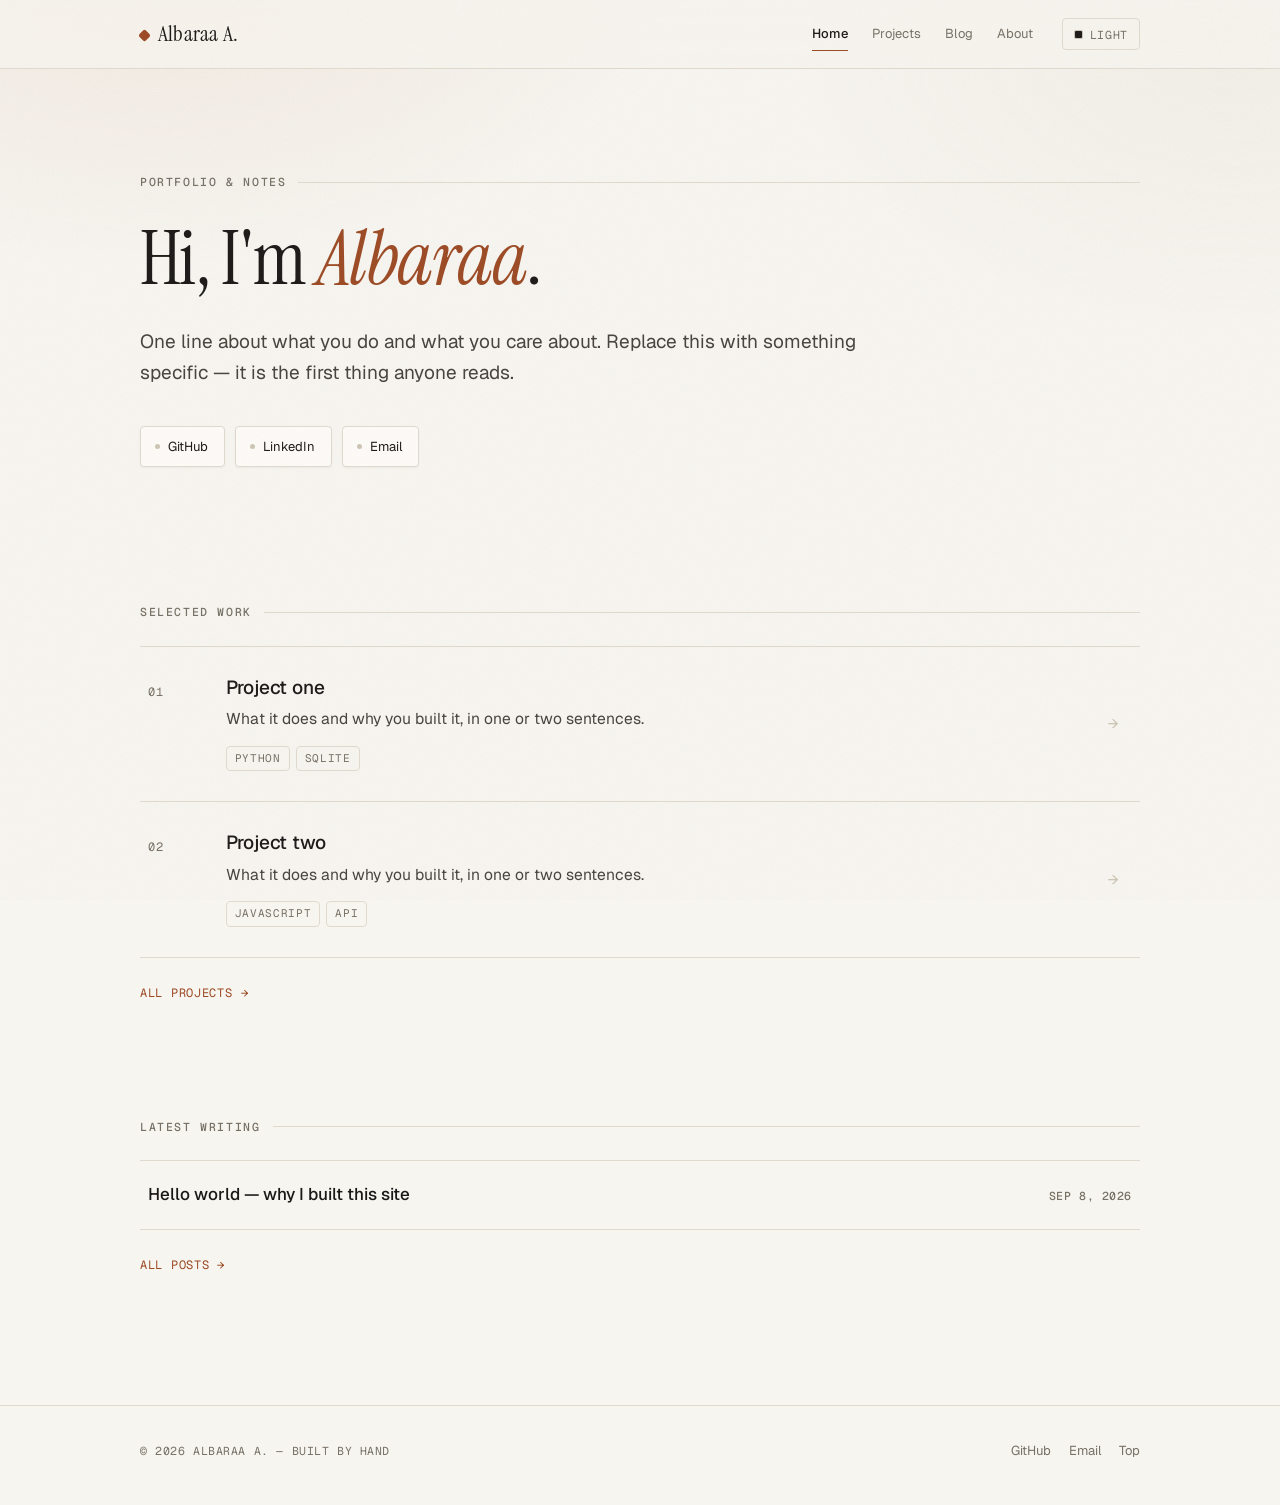
<file: index.html>
<!doctype html>
<html lang="en">
<head>
  <meta charset="utf-8">
  <meta name="viewport" content="width=device-width, initial-scale=1">

  <title>Albaraa A. — portfolio and notes</title>
  <meta name="description" content="Personal site of Albaraa A. — selected projects and writing about building things on the web.">
  <meta name="author" content="Albaraa A.">
  <meta name="theme-color" content="#f7f5f0" media="(prefers-color-scheme: light)">
  <meta name="theme-color" content="#14120f" media="(prefers-color-scheme: dark)">

  <meta property="og:type" content="website">
  <meta property="og:title" content="Albaraa A. — portfolio and notes">
  <meta property="og:description" content="Selected projects and writing about building things on the web.">
  <meta name="twitter:card" content="summary">

  <link rel="icon" href="assets/favicon.svg" type="image/svg+xml">
  <link rel="preconnect" href="https://fonts.gstatic.com" crossorigin>
  <link rel="stylesheet" href="css/style.css">

  <script>
    /* Set the theme before first paint so dark mode never flashes. */
    (function () {
      var r = document.documentElement;
      r.classList.add("js");
      try {
        var t = localStorage.getItem("theme");
        if (t === "dark" || t === "light") r.setAttribute("data-theme", t);
      } catch (e) { /* private mode */ }
    })();
  </script>
</head>
<body>

  <a class="skip" href="#main">Skip to content</a>

  <header class="site-header">
    <div class="wrap">
      <a class="brand" href="index.html">Albaraa A.</a>
      <nav class="nav" aria-label="Primary">
        <a href="index.html" class="active" aria-current="page">Home</a>
        <a href="projects.html">Projects</a>
        <a href="blog/index.html">Blog</a>
        <a href="about.html">About</a>
      </nav>
      <button id="theme-toggle" type="button" aria-label="Switch theme">
        <span class="swatch" aria-hidden="true"></span><span class="label">light</span>
      </button>
    </div>
  </header>

  <main id="main" class="wrap">

    <section class="hero reveal">
      <p class="eyebrow">Portfolio &amp; notes</p>
      <h1>Hi, I'm <em>Albaraa</em>.</h1>
      <p class="lead">
        One line about what you do and what you care about. Replace this with
        something specific — it is the first thing anyone reads.
      </p>
      <div class="links">
        <a href="https://github.com/encepti0n">GitHub</a>
        <a href="https://linkedin.com/in/encepti0n">LinkedIn</a>
        <a href="mailto:baraalamri@gmail.com">Email</a>
      </div>
    </section>

    <section class="section reveal" aria-labelledby="work-heading">
      <p class="eyebrow" id="work-heading">Selected work</p>

      <ul class="index">
        <li>
          <a class="row" href="projects.html">
            <span class="num">01</span>
            <span>
              <h3>Project one</h3>
              <p>What it does and why you built it, in one or two sentences.</p>
              <span class="tags">
                <span class="tag">Python</span>
                <span class="tag">SQLite</span>
              </span>
            </span>
            <span class="arrow" aria-hidden="true">&#8594;</span>
          </a>
        </li>
        <li>
          <a class="row" href="projects.html">
            <span class="num">02</span>
            <span>
              <h3>Project two</h3>
              <p>What it does and why you built it, in one or two sentences.</p>
              <span class="tags">
                <span class="tag">JavaScript</span>
                <span class="tag">API</span>
              </span>
            </span>
            <span class="arrow" aria-hidden="true">&#8594;</span>
          </a>
        </li>
      </ul>

      <a class="more" href="projects.html">All projects <span aria-hidden="true">&#8594;</span></a>
    </section>

    <section class="section reveal" aria-labelledby="writing-heading">
      <p class="eyebrow" id="writing-heading">Latest writing</p>
      <ul class="post-list" id="recent-posts"></ul>
      <a class="more" href="blog/index.html">All posts <span aria-hidden="true">&#8594;</span></a>
    </section>

  </main>

  <footer class="site-footer">
    <div class="wrap">
      <span class="colophon">&copy; <span data-year>2026</span> Albaraa A. — built by hand</span>
      <nav aria-label="Footer">
        <a href="https://github.com/encepti0n">GitHub</a>
        <a href="mailto:baraalamri@gmail.com">Email</a>
        <a href="#main">Top</a>
      </nav>
    </div>
  </footer>

  <script src="js/posts.js"></script>
  <script src="js/main.js"></script>
  <script>
    renderPosts("recent-posts", "blog/posts/", 3, false);
    revealOnScroll();
  </script>
</body>
</html>
</file>
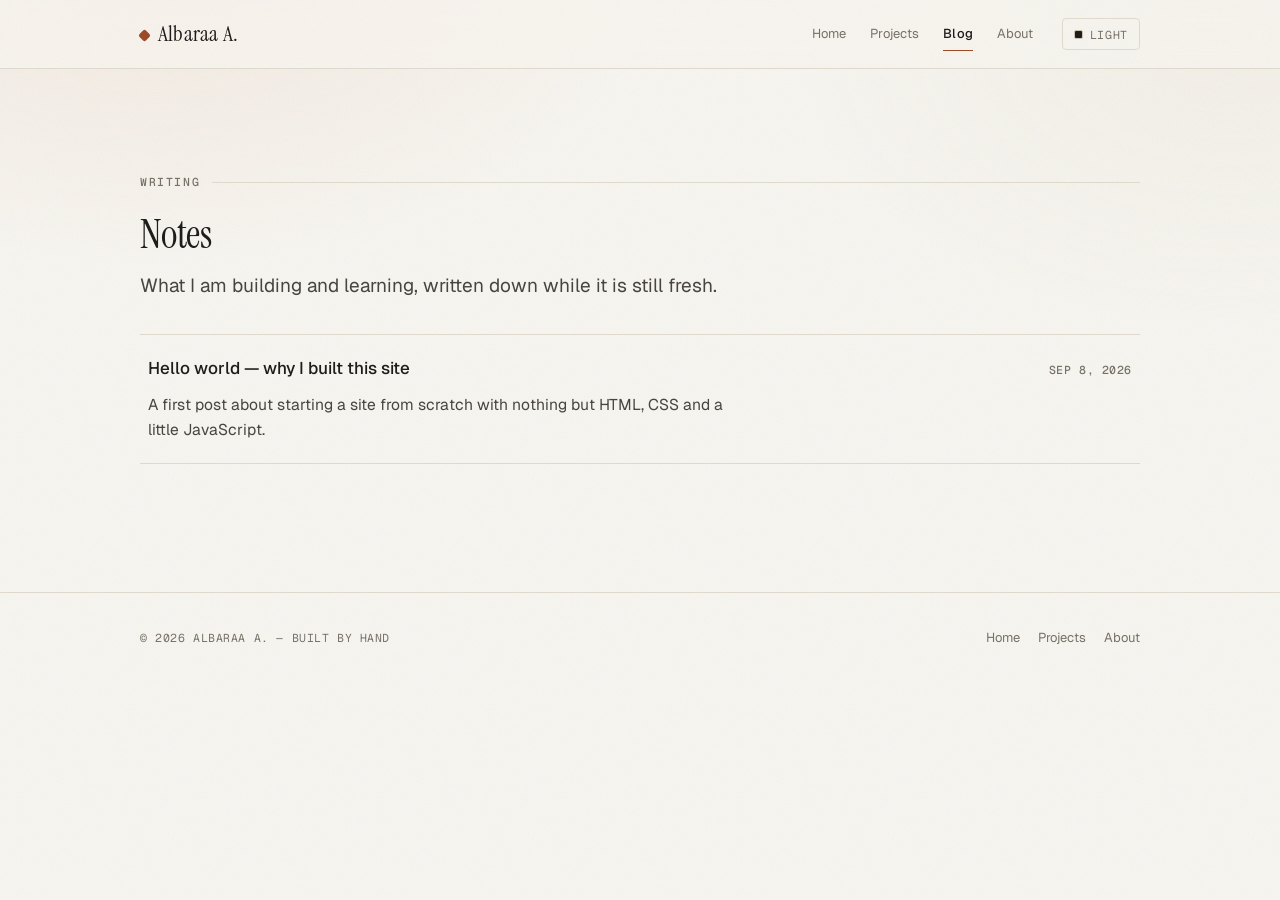
<file: blog/index.html>
<!doctype html>
<html lang="en">
<head>
  <meta charset="utf-8">
  <meta name="viewport" content="width=device-width, initial-scale=1">

  <title>Blog — Albaraa A.</title>
  <meta name="description" content="Notes from Albaraa A. on what he is building and learning.">
  <meta name="theme-color" content="#f7f5f0" media="(prefers-color-scheme: light)">
  <meta name="theme-color" content="#14120f" media="(prefers-color-scheme: dark)">

  <meta property="og:type" content="website">
  <meta property="og:title" content="Blog — Albaraa A.">
  <meta property="og:description" content="Notes on what I am building and learning.">
  <meta name="twitter:card" content="summary">

  <link rel="icon" href="../assets/favicon.svg" type="image/svg+xml">
  <link rel="preconnect" href="https://fonts.gstatic.com" crossorigin>
  <link rel="stylesheet" href="../css/style.css">

  <script>
    (function () {
      var r = document.documentElement;
      r.classList.add("js");
      try {
        var t = localStorage.getItem("theme");
        if (t === "dark" || t === "light") r.setAttribute("data-theme", t);
      } catch (e) { /* private mode */ }
    })();
  </script>
</head>
<body>

  <a class="skip" href="#main">Skip to content</a>

  <header class="site-header">
    <div class="wrap">
      <a class="brand" href="../index.html">Albaraa A.</a>
      <nav class="nav" aria-label="Primary">
        <a href="../index.html">Home</a>
        <a href="../projects.html">Projects</a>
        <a href="index.html" class="active" aria-current="page">Blog</a>
        <a href="../about.html">About</a>
      </nav>
      <button id="theme-toggle" type="button" aria-label="Switch theme">
        <span class="swatch" aria-hidden="true"></span><span class="label">light</span>
      </button>
    </div>
  </header>

  <main id="main" class="wrap">

    <div class="reveal">
      <p class="eyebrow">Writing</p>
      <h1>Notes</h1>
      <p class="lead">
        What I am building and learning, written down while it is still fresh.
      </p>
    </div>

    <ul class="post-list reveal" id="all-posts"></ul>

  </main>

  <footer class="site-footer">
    <div class="wrap">
      <span class="colophon">&copy; <span data-year>2026</span> Albaraa A. — built by hand</span>
      <nav aria-label="Footer">
        <a href="../index.html">Home</a>
        <a href="../projects.html">Projects</a>
        <a href="../about.html">About</a>
      </nav>
    </div>
  </footer>

  <script src="../js/posts.js"></script>
  <script src="../js/main.js"></script>
  <script>
    renderPosts("all-posts", "posts/", null, true);
    revealOnScroll();
  </script>
</body>
</html>
</file>
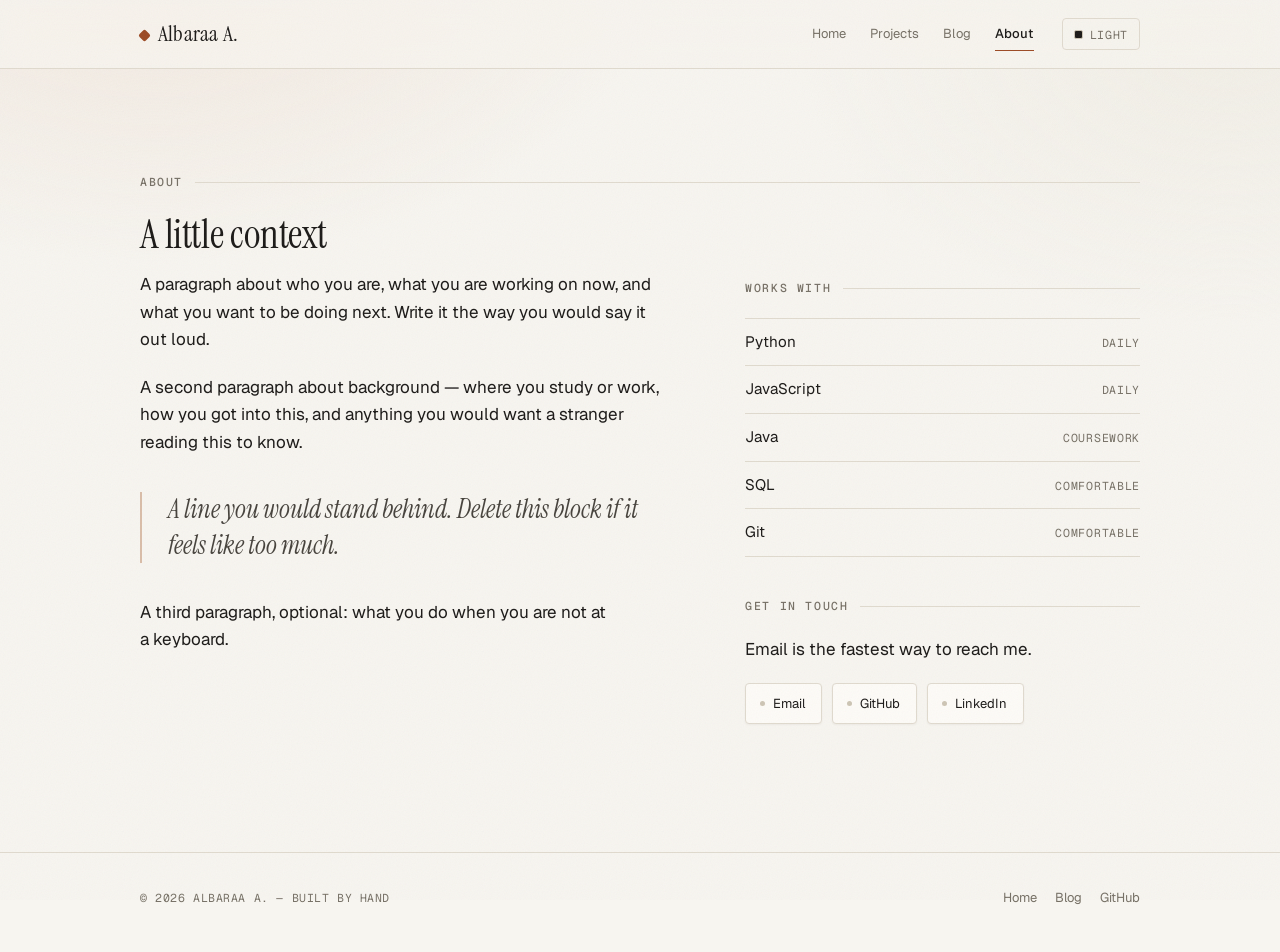
<file: about.html>
<!doctype html>
<html lang="en">
<head>
  <meta charset="utf-8">
  <meta name="viewport" content="width=device-width, initial-scale=1">

  <title>About — Albaraa A.</title>
  <meta name="description" content="Who Albaraa A. is, what he is working on, and how to get in touch.">
  <meta name="theme-color" content="#f7f5f0" media="(prefers-color-scheme: light)">
  <meta name="theme-color" content="#14120f" media="(prefers-color-scheme: dark)">

  <meta property="og:type" content="profile">
  <meta property="og:title" content="About — Albaraa A.">
  <meta property="og:description" content="Who I am, what I am working on, and how to reach me.">
  <meta name="twitter:card" content="summary">

  <link rel="icon" href="assets/favicon.svg" type="image/svg+xml">
  <link rel="preconnect" href="https://fonts.gstatic.com" crossorigin>
  <link rel="stylesheet" href="css/style.css">

  <script>
    (function () {
      var r = document.documentElement;
      r.classList.add("js");
      try {
        var t = localStorage.getItem("theme");
        if (t === "dark" || t === "light") r.setAttribute("data-theme", t);
      } catch (e) { /* private mode */ }
    })();
  </script>
</head>
<body>

  <a class="skip" href="#main">Skip to content</a>

  <header class="site-header">
    <div class="wrap">
      <a class="brand" href="index.html">Albaraa A.</a>
      <nav class="nav" aria-label="Primary">
        <a href="index.html">Home</a>
        <a href="projects.html">Projects</a>
        <a href="blog/index.html">Blog</a>
        <a href="about.html" class="active" aria-current="page">About</a>
      </nav>
      <button id="theme-toggle" type="button" aria-label="Switch theme">
        <span class="swatch" aria-hidden="true"></span><span class="label">light</span>
      </button>
    </div>
  </header>

  <main id="main" class="wrap">

    <div class="reveal">
      <p class="eyebrow">About</p>
      <h1>A little context</h1>
    </div>

    <div class="about-grid reveal">

      <article class="prose">
        <p>
          A paragraph about who you are, what you are working on now, and what
          you want to be doing next. Write it the way you would say it out loud.
        </p>

        <p>
          A second paragraph about background — where you study or work, how you
          got into this, and anything you would want a stranger reading this to
          know.
        </p>

        <blockquote>
          A line you would stand behind. Delete this block if it feels like too
          much.
        </blockquote>

        <p>
          A third paragraph, optional: what you do when you are not at a
          keyboard.
        </p>
      </article>

      <aside class="side">
        <p class="eyebrow">Works with</p>
        <div class="stack">
          <div><span class="k">Python</span><span class="v">Daily</span></div>
          <div><span class="k">JavaScript</span><span class="v">Daily</span></div>
          <div><span class="k">Java</span><span class="v">Coursework</span></div>
          <div><span class="k">SQL</span><span class="v">Comfortable</span></div>
          <div><span class="k">Git</span><span class="v">Comfortable</span></div>
        </div>

        <p class="eyebrow">Get in touch</p>
        <p>Email is the fastest way to reach me.</p>
        <div class="links">
          <a href="mailto:baraalamri@gmail.com">Email</a>
          <a href="https://github.com/encepti0n">GitHub</a>
          <a href="https://linkedin.com/in/encepti0n">LinkedIn</a>
        </div>
      </aside>

    </div>

  </main>

  <footer class="site-footer">
    <div class="wrap">
      <span class="colophon">&copy; <span data-year>2026</span> Albaraa A. — built by hand</span>
      <nav aria-label="Footer">
        <a href="index.html">Home</a>
        <a href="blog/index.html">Blog</a>
        <a href="https://github.com/encepti0n">GitHub</a>
      </nav>
    </div>
  </footer>

  <script src="js/main.js"></script>
  <script>revealOnScroll();</script>
</body>
</html>
</file>
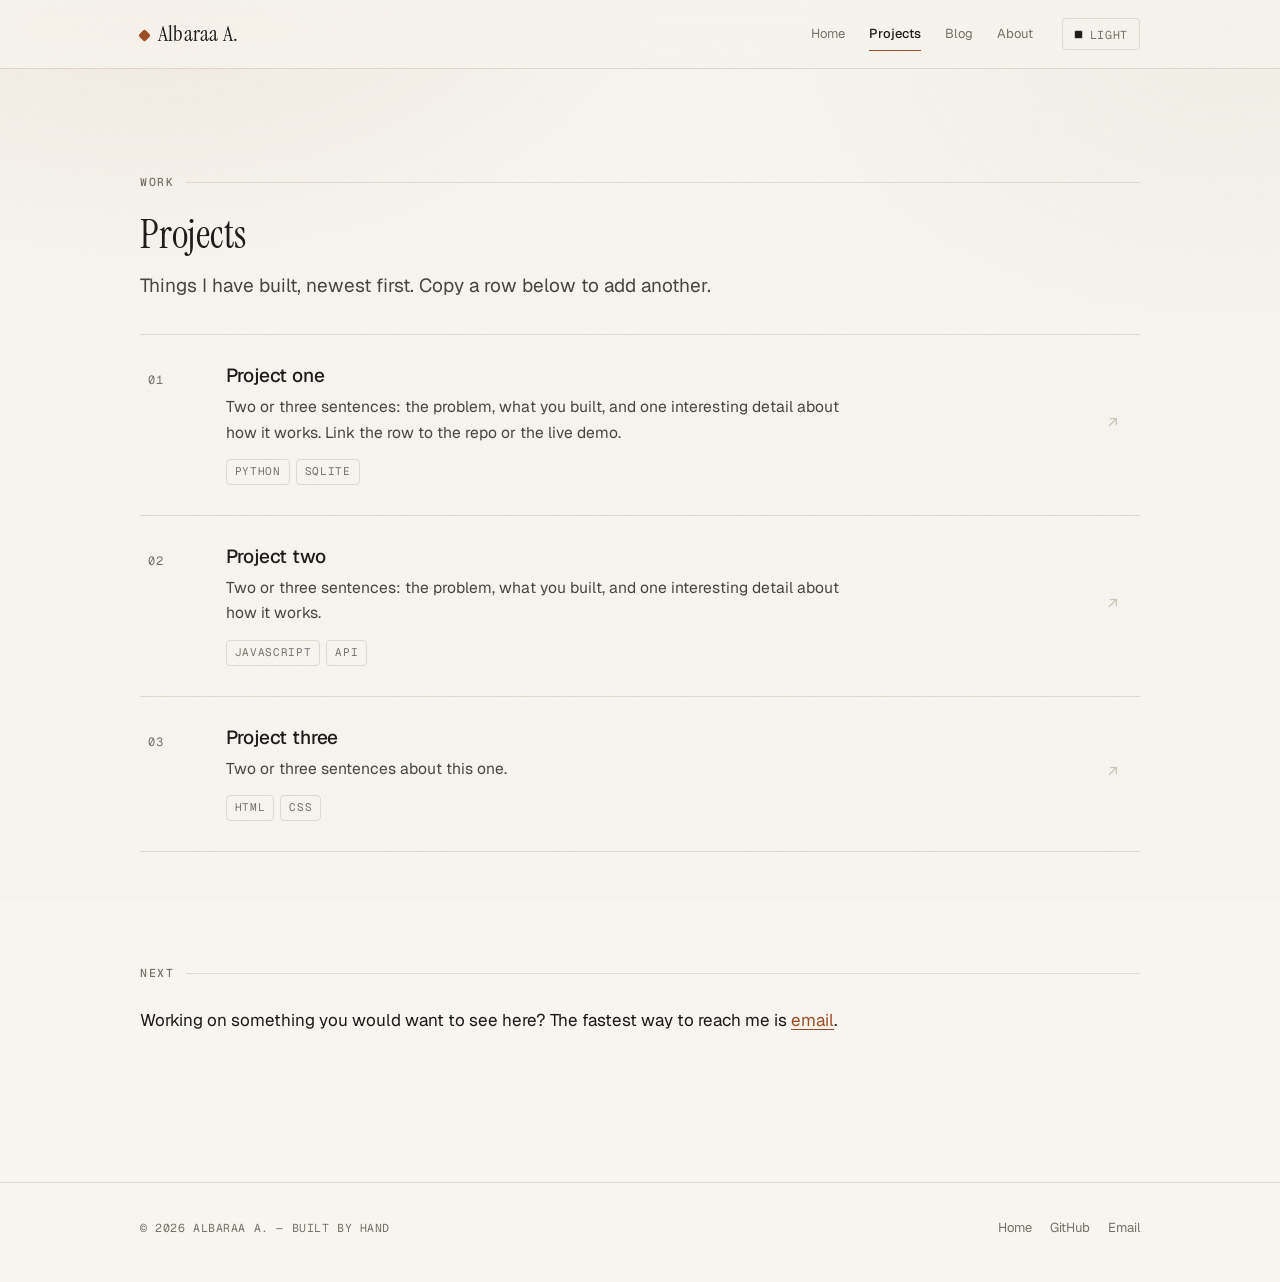
<file: projects.html>
<!doctype html>
<html lang="en">
<head>
  <meta charset="utf-8">
  <meta name="viewport" content="width=device-width, initial-scale=1">

  <title>Projects — Albaraa A.</title>
  <meta name="description" content="Things Albaraa A. has built, with the problem each one solves and how it works.">
  <meta name="theme-color" content="#f7f5f0" media="(prefers-color-scheme: light)">
  <meta name="theme-color" content="#14120f" media="(prefers-color-scheme: dark)">

  <meta property="og:type" content="website">
  <meta property="og:title" content="Projects — Albaraa A.">
  <meta property="og:description" content="Things Albaraa A. has built.">
  <meta name="twitter:card" content="summary">

  <link rel="icon" href="assets/favicon.svg" type="image/svg+xml">
  <link rel="preconnect" href="https://fonts.gstatic.com" crossorigin>
  <link rel="stylesheet" href="css/style.css">

  <script>
    (function () {
      var r = document.documentElement;
      r.classList.add("js");
      try {
        var t = localStorage.getItem("theme");
        if (t === "dark" || t === "light") r.setAttribute("data-theme", t);
      } catch (e) { /* private mode */ }
    })();
  </script>
</head>
<body>

  <a class="skip" href="#main">Skip to content</a>

  <header class="site-header">
    <div class="wrap">
      <a class="brand" href="index.html">Albaraa A.</a>
      <nav class="nav" aria-label="Primary">
        <a href="index.html">Home</a>
        <a href="projects.html" class="active" aria-current="page">Projects</a>
        <a href="blog/index.html">Blog</a>
        <a href="about.html">About</a>
      </nav>
      <button id="theme-toggle" type="button" aria-label="Switch theme">
        <span class="swatch" aria-hidden="true"></span><span class="label">light</span>
      </button>
    </div>
  </header>

  <main id="main" class="wrap">

    <div class="reveal">
      <p class="eyebrow">Work</p>
      <h1>Projects</h1>
      <p class="lead">
        Things I have built, newest first. Copy a row below to add another.
      </p>
    </div>

    <ul class="index reveal">

      <li>
        <a class="row" href="https://github.com/encepti0n/project-one">
          <span class="num">01</span>
          <span>
            <h3>Project one</h3>
            <p>
              Two or three sentences: the problem, what you built, and one
              interesting detail about how it works. Link the row to the repo
              or the live demo.
            </p>
            <span class="tags">
              <span class="tag">Python</span>
              <span class="tag">SQLite</span>
            </span>
          </span>
          <span class="arrow" aria-hidden="true">&#8599;</span>
        </a>
      </li>

      <li>
        <a class="row" href="https://github.com/encepti0n/project-two">
          <span class="num">02</span>
          <span>
            <h3>Project two</h3>
            <p>
              Two or three sentences: the problem, what you built, and one
              interesting detail about how it works.
            </p>
            <span class="tags">
              <span class="tag">JavaScript</span>
              <span class="tag">API</span>
            </span>
          </span>
          <span class="arrow" aria-hidden="true">&#8599;</span>
        </a>
      </li>

      <li>
        <a class="row" href="https://github.com/encepti0n/project-three">
          <span class="num">03</span>
          <span>
            <h3>Project three</h3>
            <p>Two or three sentences about this one.</p>
            <span class="tags">
              <span class="tag">HTML</span>
              <span class="tag">CSS</span>
            </span>
          </span>
          <span class="arrow" aria-hidden="true">&#8599;</span>
        </a>
      </li>

    </ul>

    <div class="section reveal">
      <p class="eyebrow">Next</p>
      <p>
        Working on something you would want to see here? The fastest way to
        reach me is <a href="mailto:baraalamri@gmail.com">email</a>.
      </p>
    </div>

  </main>

  <footer class="site-footer">
    <div class="wrap">
      <span class="colophon">&copy; <span data-year>2026</span> Albaraa A. — built by hand</span>
      <nav aria-label="Footer">
        <a href="index.html">Home</a>
        <a href="https://github.com/encepti0n">GitHub</a>
        <a href="mailto:baraalamri@gmail.com">Email</a>
      </nav>
    </div>
  </footer>

  <script src="js/main.js"></script>
  <script>revealOnScroll();</script>
</body>
</html>
</file>
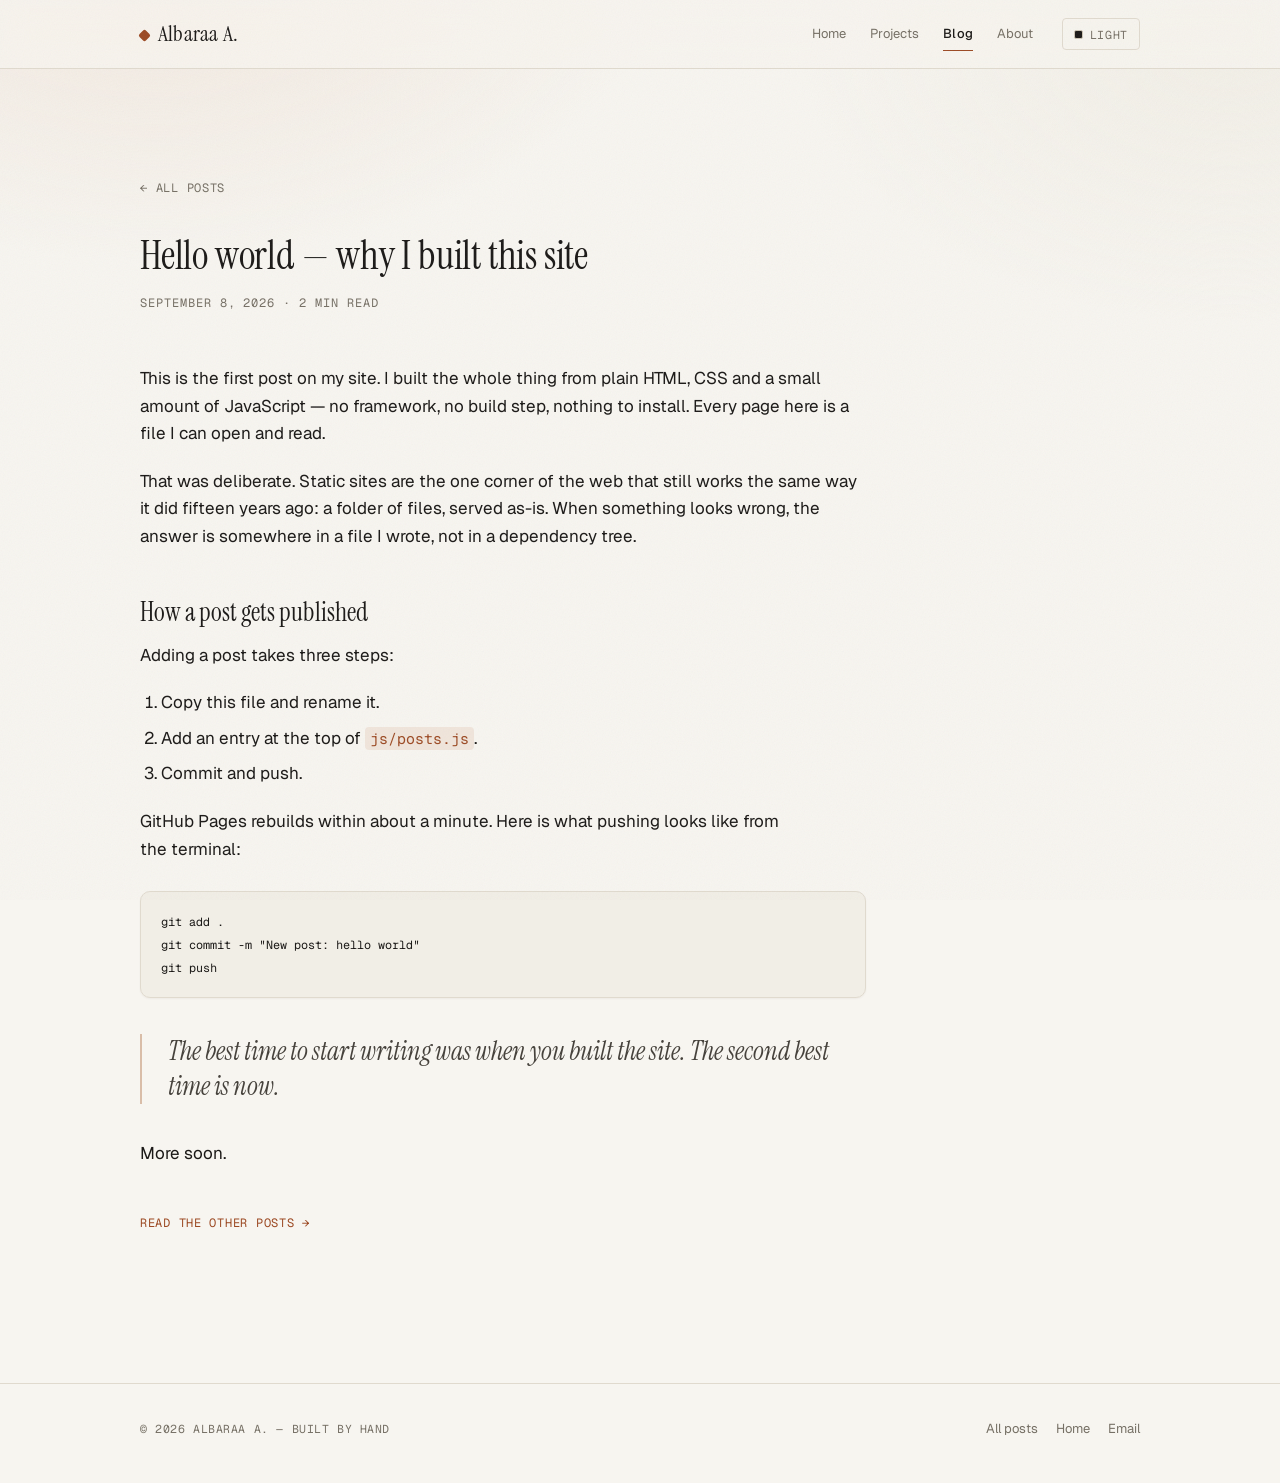
<file: blog/posts/hello-world.html>
<!doctype html>
<html lang="en">
<head>
  <meta charset="utf-8">
  <meta name="viewport" content="width=device-width, initial-scale=1">

  <!-- 1. Change the title and description here -->
  <title>Hello world — Albaraa A.</title>
  <meta name="description" content="A first post about starting a site from scratch with nothing but HTML, CSS and a little JavaScript.">
  <meta name="theme-color" content="#f7f5f0" media="(prefers-color-scheme: light)">
  <meta name="theme-color" content="#14120f" media="(prefers-color-scheme: dark)">

  <meta property="og:type" content="article">
  <meta property="og:title" content="Hello world — why I built this site">
  <meta property="og:description" content="Starting a site from scratch with nothing but HTML, CSS and a little JavaScript.">
  <meta name="twitter:card" content="summary">

  <link rel="icon" href="../../assets/favicon.svg" type="image/svg+xml">
  <link rel="preconnect" href="https://fonts.gstatic.com" crossorigin>
  <link rel="stylesheet" href="../../css/style.css">

  <script>
    (function () {
      var r = document.documentElement;
      r.classList.add("js");
      try {
        var t = localStorage.getItem("theme");
        if (t === "dark" || t === "light") r.setAttribute("data-theme", t);
      } catch (e) { /* private mode */ }
    })();
  </script>
</head>
<body>

  <a class="skip" href="#main">Skip to content</a>

  <header class="site-header">
    <div class="wrap">
      <a class="brand" href="../../index.html">Albaraa A.</a>
      <nav class="nav" aria-label="Primary">
        <a href="../../index.html">Home</a>
        <a href="../../projects.html">Projects</a>
        <a href="../index.html" class="active" aria-current="page">Blog</a>
        <a href="../../about.html">About</a>
      </nav>
      <button id="theme-toggle" type="button" aria-label="Switch theme">
        <span class="swatch" aria-hidden="true"></span><span class="label">light</span>
      </button>
    </div>
  </header>

  <main id="main" class="wrap">

    <a class="back" href="../index.html"><span aria-hidden="true">&#8592;</span> All posts</a>

    <article>
      <!-- 2. Change the heading and date -->
      <header class="article-head">
        <h1>Hello world — why I built this site</h1>
        <p class="post-meta"><time datetime="2026-09-08">September 8, 2026</time> &middot; 2 min read</p>
      </header>

      <!-- 3. Write the post below. Plain paragraphs are enough. -->
      <p>
        This is the first post on my site. I built the whole thing from plain
        HTML, CSS and a small amount of JavaScript — no framework, no build step,
        nothing to install. Every page here is a file I can open and read.
      </p>

      <p>
        That was deliberate. Static sites are the one corner of the web that still
        works the same way it did fifteen years ago: a folder of files, served
        as-is. When something looks wrong, the answer is somewhere in a file I
        wrote, not in a dependency tree.
      </p>

      <h2>How a post gets published</h2>

      <p>Adding a post takes three steps:</p>

      <ol>
        <li>Copy this file and rename it.</li>
        <li>Add an entry at the top of <code>js/posts.js</code>.</li>
        <li>Commit and push.</li>
      </ol>

      <p>
        GitHub Pages rebuilds within about a minute. Here is what pushing looks
        like from the terminal:
      </p>

      <pre><code>git add .
git commit -m "New post: hello world"
git push</code></pre>

      <blockquote>
        The best time to start writing was when you built the site. The second
        best time is now.
      </blockquote>

      <p>
        More soon.
      </p>
    </article>

    <p><a class="more" href="../index.html">Read the other posts <span aria-hidden="true">&#8594;</span></a></p>

  </main>

  <footer class="site-footer">
    <div class="wrap">
      <span class="colophon">&copy; <span data-year>2026</span> Albaraa A. — built by hand</span>
      <nav aria-label="Footer">
        <a href="../index.html">All posts</a>
        <a href="../../index.html">Home</a>
        <a href="mailto:baraalamri@gmail.com">Email</a>
      </nav>
    </div>
  </footer>

  <script src="../../js/main.js"></script>
</body>
</html>
</file>
<file: css/style.css>
/* =========================================================
   Albaraa A. — one stylesheet for the whole site.

   Direction: editorial-technical. Warm paper and ink, one
   clay accent, serif display type over a grotesk body, and
   monospace for anything that is data (dates, tags, labels).

   Change the tokens in :root and every page follows.
   ========================================================= */

@import url("https://fonts.googleapis.com/css2?family=Geist:wght@300..700&family=Geist+Mono:wght@400;500&family=Instrument+Serif:ital@0;1&display=swap");

/* ---------------------------------------------------------
   1. Tokens
   --------------------------------------------------------- */

:root {
  /* Surfaces — warm paper, never pure white */
  --bg:          #f7f5f0;
  --bg-sunk:     #f1eee6;
  --surface:     #fdfbf7;
  --text:        #1b1917;
  --text-soft:   #46423c;
  --muted:       #767065;
  --line:        #e0dace;
  --line-strong: #cdc5b4;

  /* One accent. Clay. Desaturated on purpose. */
  --accent:      #9c4a24;
  --accent-soft: #f0e5db;
  --accent-line: #d9bda8;

  /* Shadows carry the paper's warmth instead of black */
  --shadow-sm: 0 1px 2px rgba(58, 44, 30, 0.05);
  --shadow-md: 0 8px 24px -12px rgba(58, 44, 30, 0.22);
  --shadow-lg: 0 24px 60px -32px rgba(58, 44, 30, 0.35);

  /* Amount of film grain laid over the page */
  --grain: 0.05;

  /* Type */
  --font:    "Geist", -apple-system, BlinkMacSystemFont, "Segoe UI",
             Roboto, "Helvetica Neue", Arial, sans-serif;
  --display: "Instrument Serif", "Iowan Old Style", Georgia,
             "Times New Roman", serif;
  --mono:    "Geist Mono", ui-monospace, SFMono-Regular, "SF Mono",
             Menlo, Consolas, monospace;

  --step--1: 0.8125rem;
  --step-0:  1.0625rem;
  --step-1:  1.1875rem;
  --step-2:  clamp(1.375rem, 1.2rem + 0.8vw, 1.625rem);
  --step-3:  clamp(1.875rem, 1.5rem + 1.6vw, 2.5rem);
  --step-4:  clamp(2.75rem, 1.9rem + 4.2vw, 4.75rem);

  /* Layout */
  --shell:   1080px;   /* outer page width */
  --measure: 66ch;     /* comfortable reading width */
  --gutter:  clamp(20px, 5vw, 40px);
  --r-sm: 4px;
  --r-md: 10px;
  --r-lg: 18px;

  /* z-index scale — no more 9999 */
  --z-base: 1;
  --z-header: 20;
  --z-grain: 50;
  --z-skip: 100;
}

/* Dark: warm charcoal, matched to the same hue family */
@media (prefers-color-scheme: dark) {
  :root:not([data-theme="light"]) {
    --bg:          #14120f;
    --bg-sunk:     #100e0c;
    --surface:     #1c1a16;
    --text:        #f0eae0;
    --text-soft:   #cdc5b8;
    --muted:       #97907f;
    --line:        #2b2721;
    --line-strong: #3d3830;

    --accent:      #e08a5a;
    --accent-soft: #2a1e16;
    --accent-line: #5a3d29;

    --shadow-sm: 0 1px 2px rgba(0, 0, 0, 0.4);
    --shadow-md: 0 8px 24px -12px rgba(0, 0, 0, 0.7);
    --shadow-lg: 0 24px 60px -32px rgba(0, 0, 0, 0.9);

    --grain: 0.075;
  }
}
:root[data-theme="dark"] {
  --bg:          #14120f;
  --bg-sunk:     #100e0c;
  --surface:     #1c1a16;
  --text:        #f0eae0;
  --text-soft:   #cdc5b8;
  --muted:       #97907f;
  --line:        #2b2721;
  --line-strong: #3d3830;

  --accent:      #e08a5a;
  --accent-soft: #2a1e16;
  --accent-line: #5a3d29;

  --shadow-sm: 0 1px 2px rgba(0, 0, 0, 0.4);
  --shadow-md: 0 8px 24px -12px rgba(0, 0, 0, 0.7);
  --shadow-lg: 0 24px 60px -32px rgba(0, 0, 0, 0.9);

  --grain: 0.075;
}

/* ---------------------------------------------------------
   2. Base
   --------------------------------------------------------- */

*, *::before, *::after { box-sizing: border-box; }

html {
  -webkit-text-size-adjust: 100%;
  scroll-behavior: smooth;
}
@media (prefers-reduced-motion: reduce) {
  html { scroll-behavior: auto; }
}

body {
  margin: 0;
  min-height: 100dvh;
  font-family: var(--font);
  font-size: var(--step-0);
  font-weight: 400;
  line-height: 1.62;
  color: var(--text);
  background: var(--bg);
  -webkit-font-smoothing: antialiased;
  text-rendering: optimizeLegibility;
}

/* Ambient warmth behind the top of every page */
body::before {
  content: "";
  position: fixed;
  inset: 0;
  z-index: 0;
  pointer-events: none;
  background:
    radial-gradient(70ch 48ch at 12% -12%, var(--accent-soft), transparent 70%),
    radial-gradient(60ch 40ch at 96% 4%, var(--bg-sunk), transparent 65%);
}

/* Film grain so the flat areas do not read as sterile vector */
body::after {
  content: "";
  position: fixed;
  inset: 0;
  z-index: var(--z-grain);
  pointer-events: none;
  opacity: var(--grain);
  background-image: url("data:image/svg+xml,%3Csvg xmlns='http://www.w3.org/2000/svg' width='180' height='180'%3E%3Cfilter id='n'%3E%3CfeTurbulence type='fractalNoise' baseFrequency='0.85' numOctaves='3' stitchTiles='stitch'/%3E%3C/filter%3E%3Crect width='180' height='180' filter='url(%23n)'/%3E%3C/svg%3E");
}

body > * { position: relative; z-index: var(--z-base); }

::selection {
  background: var(--accent);
  color: var(--bg);
}

:focus-visible {
  outline: 2px solid var(--accent);
  outline-offset: 3px;
  border-radius: 2px;
}

.wrap {
  width: 100%;
  max-width: var(--shell);
  margin: 0 auto;
  padding: 0 var(--gutter);
}

.skip {
  position: absolute;
  left: -9999px;
  top: 0;
  z-index: var(--z-skip);
  padding: 12px 18px;
  background: var(--text);
  color: var(--bg);
  border-radius: 0 0 var(--r-md) 0;
  font-size: var(--step--1);
  text-decoration: none;
}
.skip:focus { left: 0; }

/* ---------------------------------------------------------
   3. Header / nav
   --------------------------------------------------------- */

.site-header {
  position: sticky;
  top: 0;
  z-index: var(--z-header);
  border-bottom: 1px solid var(--line);
  background: color-mix(in srgb, var(--bg) 82%, transparent);
  backdrop-filter: saturate(160%) blur(12px);
  -webkit-backdrop-filter: saturate(160%) blur(12px);
}
.site-header .wrap {
  display: flex;
  align-items: center;
  gap: clamp(14px, 3vw, 28px);
  min-height: 68px;
}

.brand {
  display: inline-flex;
  align-items: baseline;
  gap: 9px;
  margin-right: auto;
  color: var(--text);
  text-decoration: none;
  font-family: var(--display);
  font-size: 1.375rem;
  letter-spacing: 0.01em;
  white-space: nowrap;
}
.brand::before {
  content: "";
  width: 9px;
  height: 9px;
  border-radius: 2px;
  background: var(--accent);
  transform: translateY(-1px) rotate(45deg);
  transition: transform 260ms cubic-bezier(0.2, 0.7, 0.2, 1);
}
.brand:hover::before { transform: translateY(-1px) rotate(135deg); }

.nav {
  display: flex;
  align-items: center;
  gap: clamp(12px, 2.4vw, 24px);
}
.nav a {
  position: relative;
  padding: 4px 0;
  color: var(--muted);
  text-decoration: none;
  font-size: var(--step--1);
  letter-spacing: 0.01em;
  transition: color 180ms ease;
}
.nav a::after {
  content: "";
  position: absolute;
  left: 0;
  right: 0;
  bottom: -2px;
  height: 1px;
  background: var(--accent);
  transform: scaleX(0);
  transform-origin: left;
  transition: transform 260ms cubic-bezier(0.2, 0.7, 0.2, 1);
}
.nav a:hover { color: var(--text); }
.nav a:hover::after { transform: scaleX(1); }
.nav a.active { color: var(--text); font-weight: 500; }
.nav a.active::after { transform: scaleX(1); }

/* Theme control — a labelled swatch, not a sun/moon switch */
#theme-toggle {
  display: inline-flex;
  align-items: center;
  gap: 7px;
  height: 32px;
  padding: 0 11px;
  border: 1px solid var(--line);
  border-radius: var(--r-sm);
  background: transparent;
  color: var(--muted);
  font-family: var(--mono);
  font-size: 11.5px;
  letter-spacing: 0.06em;
  text-transform: uppercase;
  cursor: pointer;
  transition: color 180ms ease, border-color 180ms ease, transform 120ms ease;
}
#theme-toggle .swatch {
  width: 9px;
  height: 9px;
  border-radius: 2px;
  border: 1px solid var(--line-strong);
  background: var(--text);
}
#theme-toggle:hover { color: var(--text); border-color: var(--line-strong); }
#theme-toggle:active { transform: translateY(1px); }

/* ---------------------------------------------------------
   4. Page rhythm and headings
   --------------------------------------------------------- */

/* .wrap sets the horizontal padding, so the vertical rhythm is set
   here with matching specificity or the shorthand would win. */
main, main.wrap {
  display: block;
  padding-block: clamp(56px, 9vw, 104px) clamp(76px, 10vw, 128px);
}

h1, h2, h3 {
  margin: 0 0 14px;
  font-weight: 500;
  line-height: 1.14;
  letter-spacing: -0.015em;
  text-wrap: balance;
}
h1 {
  font-family: var(--display);
  font-weight: 400;
  font-size: var(--step-3);
  letter-spacing: -0.005em;
}
h2 {
  font-family: var(--display);
  font-weight: 400;
  font-size: var(--step-2);
  letter-spacing: 0;
}
h3 { font-size: var(--step-1); letter-spacing: -0.01em; }

p {
  margin: 0 0 20px;
  max-width: var(--measure);
  text-wrap: pretty;
}

a { color: var(--accent); text-underline-offset: 3px; }

.lead {
  max-width: 58ch;
  font-size: var(--step-1);
  line-height: 1.6;
  color: var(--text-soft);
  margin-bottom: 32px;
}

/* Small monospace label that opens a section */
.eyebrow {
  display: flex;
  max-width: none;
  align-items: center;
  gap: 12px;
  margin: 0 0 20px;
  font-family: var(--mono);
  font-size: 11.5px;
  font-weight: 500;
  letter-spacing: 0.14em;
  text-transform: uppercase;
  color: var(--muted);
}
.eyebrow::after {
  content: "";
  flex: 1;
  height: 1px;
  background: var(--line);
}

/* A section header that sits beside its content on wide screens */
.section {
  margin-top: clamp(64px, 9vw, 112px);
}
.section > .eyebrow { margin-bottom: 24px; }

/* ---------------------------------------------------------
   5. Hero
   --------------------------------------------------------- */

.hero {
  display: grid;
  grid-template-columns: minmax(0, 1fr);
  gap: 8px;
  padding-bottom: clamp(8px, 2vw, 24px);
}
.hero h1 {
  font-size: var(--step-4);
  line-height: 1.02;
  letter-spacing: -0.02em;
  margin: 0 0 22px;
  max-width: 15ch;
}
.hero h1 em {
  font-style: italic;
  color: var(--accent);
}
.hero .lead { margin-bottom: 30px; }

/* Inline link row */
.links {
  display: flex;
  flex-wrap: wrap;
  align-items: center;
  gap: 10px;
}
.links a {
  display: inline-flex;
  align-items: center;
  gap: 8px;
  padding: 9px 16px 9px 14px;
  border: 1px solid var(--line);
  border-radius: var(--r-sm);
  background: var(--surface);
  color: var(--text);
  text-decoration: none;
  font-size: var(--step--1);
  box-shadow: var(--shadow-sm);
  transition: transform 200ms cubic-bezier(0.2, 0.7, 0.2, 1),
              border-color 200ms ease, color 200ms ease,
              box-shadow 200ms ease;
}
.links a::before {
  content: "";
  width: 5px;
  height: 5px;
  border-radius: 50%;
  background: var(--line-strong);
  transition: background 200ms ease, transform 200ms ease;
}
.links a:hover {
  transform: translateY(-2px);
  border-color: var(--accent-line);
  color: var(--accent);
  box-shadow: var(--shadow-md);
}
.links a:hover::before { background: var(--accent); transform: scale(1.4); }
.links a:active { transform: translateY(0); }

/* ---------------------------------------------------------
   6. Work index — numbered rows instead of a three-card grid
   --------------------------------------------------------- */

.index {
  list-style: none;
  margin: 0;
  padding: 0;
  border-top: 1px solid var(--line);
}
.index > li { border-bottom: 1px solid var(--line); }

.index .row {
  display: grid;
  grid-template-columns: 3.25rem minmax(0, 1fr) 1.5rem;
  align-items: start;
  gap: clamp(12px, 2vw, 28px);
  padding: clamp(22px, 3vw, 30px) 8px;
  color: inherit;
  text-decoration: none;
  transition: background 240ms ease, padding-left 240ms cubic-bezier(0.2, 0.7, 0.2, 1);
}
.index .row:hover,
.index .row:focus-visible {
  background: var(--surface);
  padding-left: 18px;
}

.index .num {
  font-family: var(--mono);
  font-size: 12px;
  font-variant-numeric: tabular-nums;
  letter-spacing: 0.08em;
  color: var(--muted);
  padding-top: 6px;
  transition: color 240ms ease;
}
.index .row:hover .num { color: var(--accent); }

.index h3 {
  margin: 0 0 8px;
  font-size: var(--step-1);
  font-weight: 500;
  transition: color 200ms ease;
}
.index .row:hover h3 { color: var(--accent); }
.index p {
  margin: 0 0 14px;
  max-width: 62ch;
  color: var(--text-soft);
  font-size: 0.975rem;
}

.index .arrow {
  align-self: center;
  font-family: var(--mono);
  color: var(--line-strong);
  transition: transform 260ms cubic-bezier(0.2, 0.7, 0.2, 1), color 240ms ease;
}
.index .row:hover .arrow {
  color: var(--accent);
  transform: translateX(5px);
}

/* ---------------------------------------------------------
   7. Tags
   --------------------------------------------------------- */

.tags {
  display: flex;
  flex-wrap: wrap;
  gap: 6px;
  margin: 0;
  padding: 0;
  list-style: none;
}
.tag {
  display: inline-block;
  padding: 3px 8px;
  border: 1px solid var(--line);
  border-radius: var(--r-sm);
  background: transparent;
  color: var(--muted);
  font-family: var(--mono);
  font-size: 11px;
  letter-spacing: 0.06em;
  text-transform: uppercase;
  white-space: nowrap;
  transition: border-color 240ms ease, color 240ms ease;
}
.row:hover .tag { border-color: var(--accent-line); color: var(--text-soft); }

/* ---------------------------------------------------------
   8. Post lists
   --------------------------------------------------------- */

.post-list {
  list-style: none;
  margin: 0;
  padding: 0;
  border-top: 1px solid var(--line);
}
.post-list li { border-bottom: 1px solid var(--line); }

.post-list li > a {
  display: grid;
  grid-template-columns: minmax(0, 1fr) auto;
  align-items: baseline;
  gap: 10px 20px;
  padding: 20px 8px;
  color: var(--text);
  text-decoration: none;
  font-weight: 500;
  transition: background 240ms ease, padding-left 240ms cubic-bezier(0.2, 0.7, 0.2, 1);
}
.post-list li > a:hover,
.post-list li > a:focus-visible {
  background: var(--surface);
  padding-left: 18px;
  color: var(--accent);
}
.post-list .meta {
  font-family: var(--mono);
  font-size: 11.5px;
  font-variant-numeric: tabular-nums;
  letter-spacing: 0.05em;
  text-transform: uppercase;
  color: var(--muted);
  white-space: nowrap;
}
.post-list .summary {
  grid-column: 1 / -1;
  margin: 0;
  max-width: 64ch;
  color: var(--text-soft);
  font-weight: 400;
  font-size: 0.975rem;
}
.post-list .empty {
  padding: 20px 8px;
  color: var(--muted);
  font-size: 0.975rem;
}

/* Quiet inline link with a moving arrow */
.more {
  display: inline-flex;
  align-items: center;
  gap: 8px;
  margin-top: 26px;
  font-family: var(--mono);
  font-size: 12px;
  letter-spacing: 0.06em;
  text-transform: uppercase;
  text-decoration: none;
  color: var(--accent);
}
.more span {
  transition: transform 260ms cubic-bezier(0.2, 0.7, 0.2, 1);
}
.more:hover span { transform: translateX(5px); }

/* ---------------------------------------------------------
   9. Article
   --------------------------------------------------------- */

.article-head {
  max-width: var(--measure);
  margin-bottom: clamp(36px, 5vw, 52px);
}
.article-head h1 {
  font-size: var(--step-3);
  line-height: 1.08;
  margin-bottom: 16px;
}
.post-meta {
  margin: 0;
  font-family: var(--mono);
  font-size: 12px;
  font-variant-numeric: tabular-nums;
  letter-spacing: 0.08em;
  text-transform: uppercase;
  color: var(--muted);
}

article { max-width: var(--measure); }
article > h2 {
  margin-top: 48px;
  font-size: var(--step-2);
}
article p, article li { font-size: var(--step-0); }
article ol, article ul { padding-left: 1.25em; margin: 0 0 20px; }
article li { margin-bottom: 8px; }
article img {
  max-width: 100%;
  height: auto;
  border-radius: var(--r-md);
}

article blockquote {
  margin: 36px 0;
  padding: 0 0 0 26px;
  border-left: 2px solid var(--accent-line);
  font-family: var(--display);
  font-size: var(--step-2);
  font-style: italic;
  line-height: 1.35;
  color: var(--text-soft);
}
article blockquote p { max-width: none; margin: 0; }

article pre {
  margin: 28px 0;
  padding: 18px 20px;
  border: 1px solid var(--line);
  border-radius: var(--r-md);
  background: var(--bg-sunk);
  overflow-x: auto;
  font-family: var(--mono);
  font-size: 13.5px;
  line-height: 1.7;
  box-shadow: var(--shadow-sm);
}
article code {
  font-family: var(--mono);
  font-size: 0.875em;
  padding: 2px 5px;
  border-radius: var(--r-sm);
  background: var(--accent-soft);
  color: var(--accent);
}
article pre code { background: none; padding: 0; color: inherit; }

.back {
  display: inline-flex;
  align-items: center;
  gap: 8px;
  margin-bottom: 36px;
  font-family: var(--mono);
  font-size: 12px;
  letter-spacing: 0.06em;
  text-transform: uppercase;
  text-decoration: none;
  color: var(--muted);
  transition: color 200ms ease;
}
.back span { transition: transform 260ms cubic-bezier(0.2, 0.7, 0.2, 1); }
.back:hover { color: var(--accent); }
.back:hover span { transform: translateX(-4px); }

/* ---------------------------------------------------------
   10. About page — two columns on wide screens
   --------------------------------------------------------- */

.about-grid {
  display: grid;
  grid-template-columns: minmax(0, 1fr);
  gap: clamp(36px, 6vw, 72px);
}
@media (min-width: 900px) {
  .about-grid { grid-template-columns: minmax(0, 1.35fr) minmax(0, 1fr); }
  .about-grid .side { padding-top: 8px; }
}
.about-grid .side .eyebrow:not(:first-child) { margin-top: 40px; }
.about-grid .prose { max-width: var(--measure); }

.stack {
  display: grid;
  gap: 0;
  border-top: 1px solid var(--line);
}
.stack div {
  display: flex;
  justify-content: space-between;
  align-items: baseline;
  gap: 16px;
  padding: 11px 0;
  border-bottom: 1px solid var(--line);
  font-size: 0.95rem;
}
.stack dt, .stack .k { color: var(--text); }
.stack .v {
  font-family: var(--mono);
  font-size: 11.5px;
  letter-spacing: 0.06em;
  text-transform: uppercase;
  color: var(--muted);
  text-align: right;
}

/* ---------------------------------------------------------
   11. 404
   --------------------------------------------------------- */

.notfound {
  display: grid;
  place-items: start;
  gap: 4px;
  min-height: 58dvh;
  align-content: center;
}
.notfound .code {
  font-family: var(--display);
  font-size: clamp(5rem, 18vw, 11rem);
  line-height: 0.9;
  letter-spacing: -0.03em;
  color: var(--accent);
  margin: 0 0 18px;
}

/* ---------------------------------------------------------
   12. Footer
   --------------------------------------------------------- */

.site-footer {
  border-top: 1px solid var(--line);
  padding: 34px 0 44px;
  color: var(--muted);
  font-size: var(--step--1);
}
.site-footer .wrap {
  display: flex;
  justify-content: space-between;
  align-items: baseline;
  flex-wrap: wrap;
  gap: 12px 24px;
}
.site-footer a {
  color: var(--muted);
  text-decoration: none;
  transition: color 180ms ease;
}
.site-footer a:hover { color: var(--accent); }
.site-footer .colophon {
  font-family: var(--mono);
  font-size: 11.5px;
  letter-spacing: 0.05em;
  text-transform: uppercase;
}
.site-footer nav { display: flex; gap: 18px; flex-wrap: wrap; }

/* ---------------------------------------------------------
   13. Entrance motion
   Hidden only when JS is running, so no-JS still sees content.
   --------------------------------------------------------- */

@media (prefers-reduced-motion: no-preference) {
  .js .reveal {
    opacity: 0;
    transform: translateY(14px);
  }
  .js .reveal.is-in {
    opacity: 1;
    transform: none;
    transition: opacity 700ms cubic-bezier(0.2, 0.7, 0.2, 1) var(--delay, 0ms),
                transform 700ms cubic-bezier(0.2, 0.7, 0.2, 1) var(--delay, 0ms);
  }
}

/* ---------------------------------------------------------
   14. Small screens
   --------------------------------------------------------- */

@media (max-width: 640px) {
  body { font-size: 1rem; }
  .site-header .wrap { min-height: 60px; gap: 12px; }
  .brand { font-size: 1.2rem; }
  .nav { gap: 14px; }
  #theme-toggle { padding: 0 8px; }
  #theme-toggle .label { display: none; }

  .index .row {
    grid-template-columns: 2.25rem minmax(0, 1fr);
    padding: 20px 4px;
  }
  .index .arrow { display: none; }
  .index .row:hover, .index .row:focus-visible { padding-left: 10px; }

  .post-list li > a { padding: 18px 4px; }
  .post-list li > a:hover, .post-list li > a:focus-visible { padding-left: 10px; }
  .post-list .meta { grid-column: 1 / -1; }

  .site-footer .wrap { flex-direction: column; align-items: flex-start; }
}

/* Very narrow phones: put the nav on its own row rather than
   letting the header overflow. */
@media (max-width: 430px) {
  .site-header .wrap {
    flex-wrap: wrap;
    align-items: center;
    padding-top: 10px;
    padding-bottom: 10px;
    min-height: 0;
    row-gap: 8px;
  }
  .site-header .nav {
    order: 3;
    flex-basis: 100%;
    justify-content: space-between;
    gap: 8px;
  }
  #theme-toggle { order: 2; }
  .nav a { font-size: 0.8125rem; }
}

@media print {
  .site-header, .site-footer, #theme-toggle, body::before, body::after { display: none; }
  body { background: #fff; color: #000; }
}
</file>
